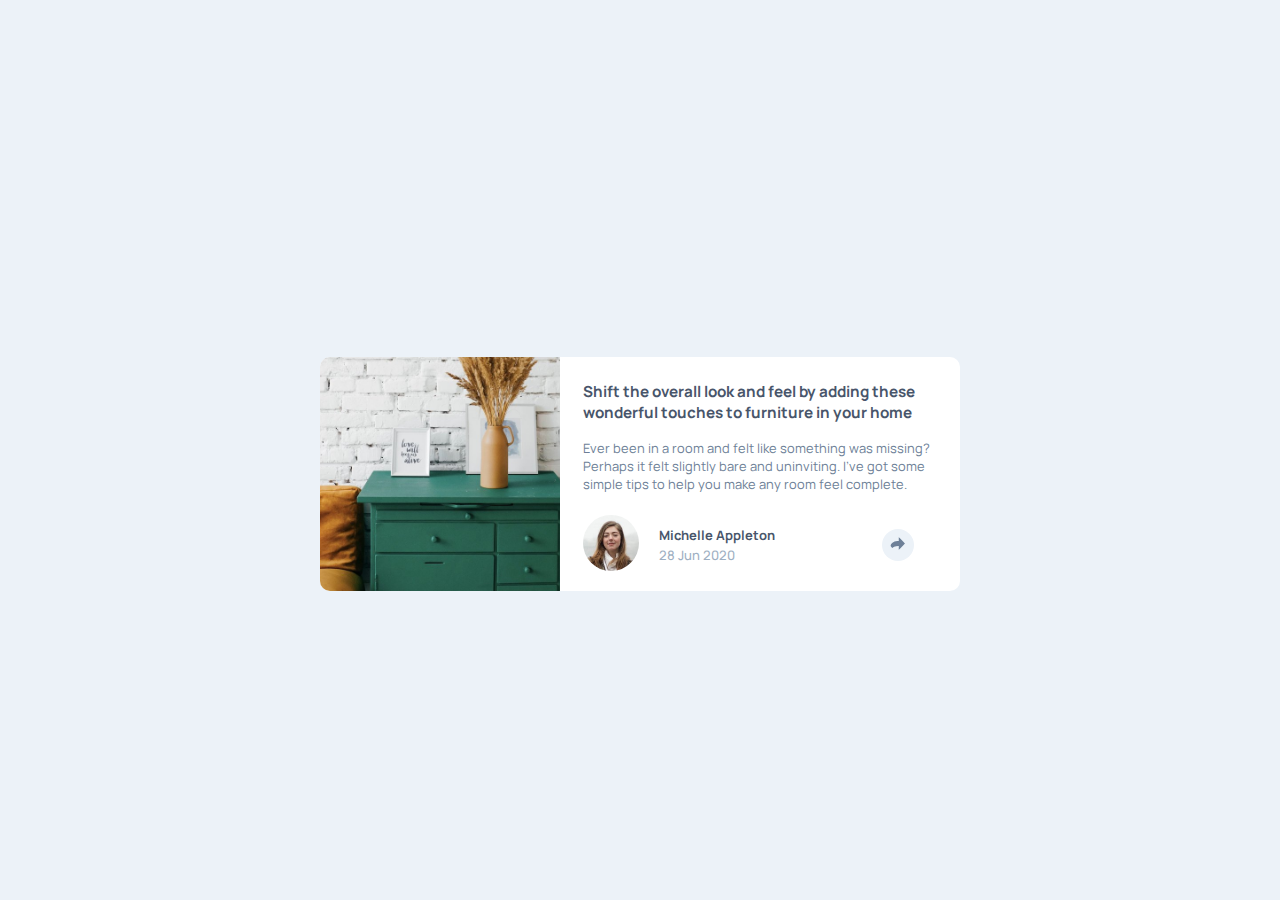
<file: Article-preview-component/index.html>
<!DOCTYPE html>
<html lang="en">

<head>
  <meta charset="UTF-8">
  <meta name="viewport" content="width=device-width, initial-scale=1.0">
  <!-- displays site properly based on user's device -->
  <link rel="icon" type="image/png" sizes="32x32" href="./images/favicon-32x32.png">
  <link rel="stylesheet" href="./style.css">
  <title>Frontend Mentor | Article preview component</title>
</head>

<body>

  <div class="card">
    <div class="drawers"></div>
    <div class="info">
      <h3>Shift the overall look and feel by adding these wonderful
        touches to furniture in your home</h3>
      <p>Ever been in a room and felt like something was missing? Perhaps
        it felt slightly bare and uninviting. I’ve got some simple tips
        to help you make any room feel complete.</p>
      <div class="footer">
        <div class="avatar">
          <img src="./images/avatar-michelle.jpg" alt="michelle">
        </div>
        <div class="author">
          <h4>Michelle Appleton</h4>
          <div class="date">28 Jun 2020</div>
        </div>
        <div class="share">
          <button id="share-open" class="actionDestop-open"><svg xmlns="http://www.w3.org/2000/svg" width="15"
              height="13">
              <path fill="#6E8098"
                d="M15 6.495L8.766.014V3.88H7.441C3.33 3.88 0 7.039 0 10.936v2.049l.589-.612C2.59 10.294 5.422 9.11 8.39 9.11h.375v3.867L15 6.495z" />
            </svg></button>
          <div class="share-bar hide-sharebar">
            <div class="share-text"><span>SHARE</span></div>
            <div class="share-social">
              <div class="fb"><img src="./images/icon-facebook.svg" alt="Facebook"></div>
              <div class="tw"><img src="./images/icon-twitter.svg" alt="Twitter"></div>
              <div class="pt"><img src="./images/icon-pinterest.svg" alt="pinterest"></div>
            </div>
            <div class="share-button"><button id="share-close" class="actionDestop-close"><svg
                  xmlns="http://www.w3.org/2000/svg" width="15" height="13">
                  <path fill="#ecf2f8"
                    d="M15 6.495L8.766.014V3.88H7.441C3.33 3.88 0 7.039 0 10.936v2.049l.589-.612C2.59 10.294 5.422 9.11 8.39 9.11h.375v3.867L15 6.495z" />
                </svg></button></div>
          </div>
        </div>
      </div>

    </div>
  </div>

  <script src="./app.js"></script>
</body>

</html>
</file>
<file: Article-preview-component/style.css>
@import url('https://fonts.googleapis.com/css2?family=Manrope:wght@500;700&display=swap');
* {
    padding: 0;
    margin: 0;
}
body {
    box-sizing: border-box;
    font-family: 'Manrope', sans-serif;
    font-size: 13px;
    background-color: hsl(210, 46%, 95%);
    width: 375px;
    flex-wrap: nowrap;
    position: relative;
    display: flex;
    align-items: center;
    justify-content: center;
    flex-direction: column;
}

.card {
    background-color: #fff;
    width: 80%;
    margin-top: 3rem;
    border-radius: 10px;
}

.card .drawers {
    background-image: url('./images/drawers.jpg');
    background-repeat: no-repeat;
    background-size: 100%;
    width: 100%;
    height: 12.5rem;
    border-radius: 10px 10px 0px 0px;
}

.card h3 {
    margin: 1.46rem 1.4rem 1rem 1.4rem;
    color: hsl(217, 19%, 35%);
}

.card p {
    color: hsl(214, 17%, 51%);
    margin: 0rem 1.4rem 1rem 1.4rem;
    font-size: 12.9px;
}

.footer {
    display: flex;
    justify-content: space-around;
    align-items: center;
    margin: 1.4rem 1.4rem 1rem 1.4rem;
}
.avatar {
    flex: 1;
    margin-right: 1.25rem;
}
.avatar img {
    border-radius: 50%;
    width: 100%;
}
.avatar.hide {
    display: none;
}
.author {
    flex: 4;
}
.author h4 {
    color: hsl(217, 19%, 35%);
    font-weight: 700;
    margin-bottom: 0.1rem;
}
.author .date {
    color: hsl(212, 23%, 69%);
    font-weight: 500;
}
.author.hide {
    display: none;
}
.share {
    flex: 1;
    display: flex;
}
.share.hide {
    display: none;
}
.share button {
    width: 2rem;
    height: 2rem;
    background-color: hsl(210, 46%, 95%);
    border-radius: 50%;
    outline: none;
    border: none;
}
.share button svg {
    background-color: hsl(210, 46%, 95%);
    border-radius: 50%;
}

.share-bar {
    display: flex;
    justify-content: space-around;
    align-items: center;
    position: absolute;
    width: 80%;
    left: 2.45rem;
    background-color: hsl(217, 19%, 35%);
    height: 4rem;
    border-radius: 0px 0px 10px 10px;
}
.share-bar.hide-sharebar {
    display: none;
}
.share-text span {
    color: hsl(212, 23%, 69%);
    letter-spacing: 5px;
    flex: 1;
}
.share-social {
    display: flex;
    align-items: center;
    justify-content: space-between;
}
.share-social > div {
    margin-right: 1rem;
}
.share-button button {
    width: 2rem;
    height: 2rem;
    background-color: hsl(214, 17%, 51%);
    border-radius: 50%;
    outline: none;
    border: none;
}
.share-button button svg {
    background-color: hsl(214, 17%, 51%);
    border-radius: 50%;
}
.actionDestop-open.hide {
    display: none;
}
/* Desktop display */
@media only screen and (min-width: 376px) {
    body {
        height: 100vh;
        width: 100vw;
    }
    .card {
        display: flex;
        position: relative;
        width: 50%;
        border-radius: 10px 10px 10px 10px;
    }
    .card .drawers {
        border-radius: 10px 0px 0px 10px;
        background-size: cover;
        height: auto;
    }
    .share {
        position: relative;
    }
    .share-bar {
        display: flex;
        position: absolute;
        bottom: 3rem;
        left: -4rem;
        justify-content: space-around;
        align-items: center;
        width: 17rem;
        background-color: hsl(217, 19%, 35%);
        height: 3rem;
        border-radius: 10px 10px 10px 10px;
    }
    .share-bar::before {
        content: '';
        position: absolute;
        top: 3rem;
        left: 4rem;
        border-top: 17px solid hsl(217, 19%, 35%);
        border-left: 16px solid transparent;
        border-right: 16px solid transparent;
    }
    .share-text span {
        color: hsl(212, 23%, 69%);
        letter-spacing: 5px;
        flex: 1;
    }
    .share-social {
        display: flex;
        align-items: center;
        justify-content: space-between;
    }
    .share-social > div {
        margin-right: 1rem;
    }
    .share-button button {
        width: 2rem;
        height: 2rem;
        background-color: hsl(214, 17%, 51%);
        border-radius: 50%;
        outline: none;
        border: none;
    }
    .share-button button svg {
        background-color: hsl(214, 17%, 51%);
        border-radius: 50%;
    }
    .hide-sharebar {
        display: none;
    }
}
</file>
